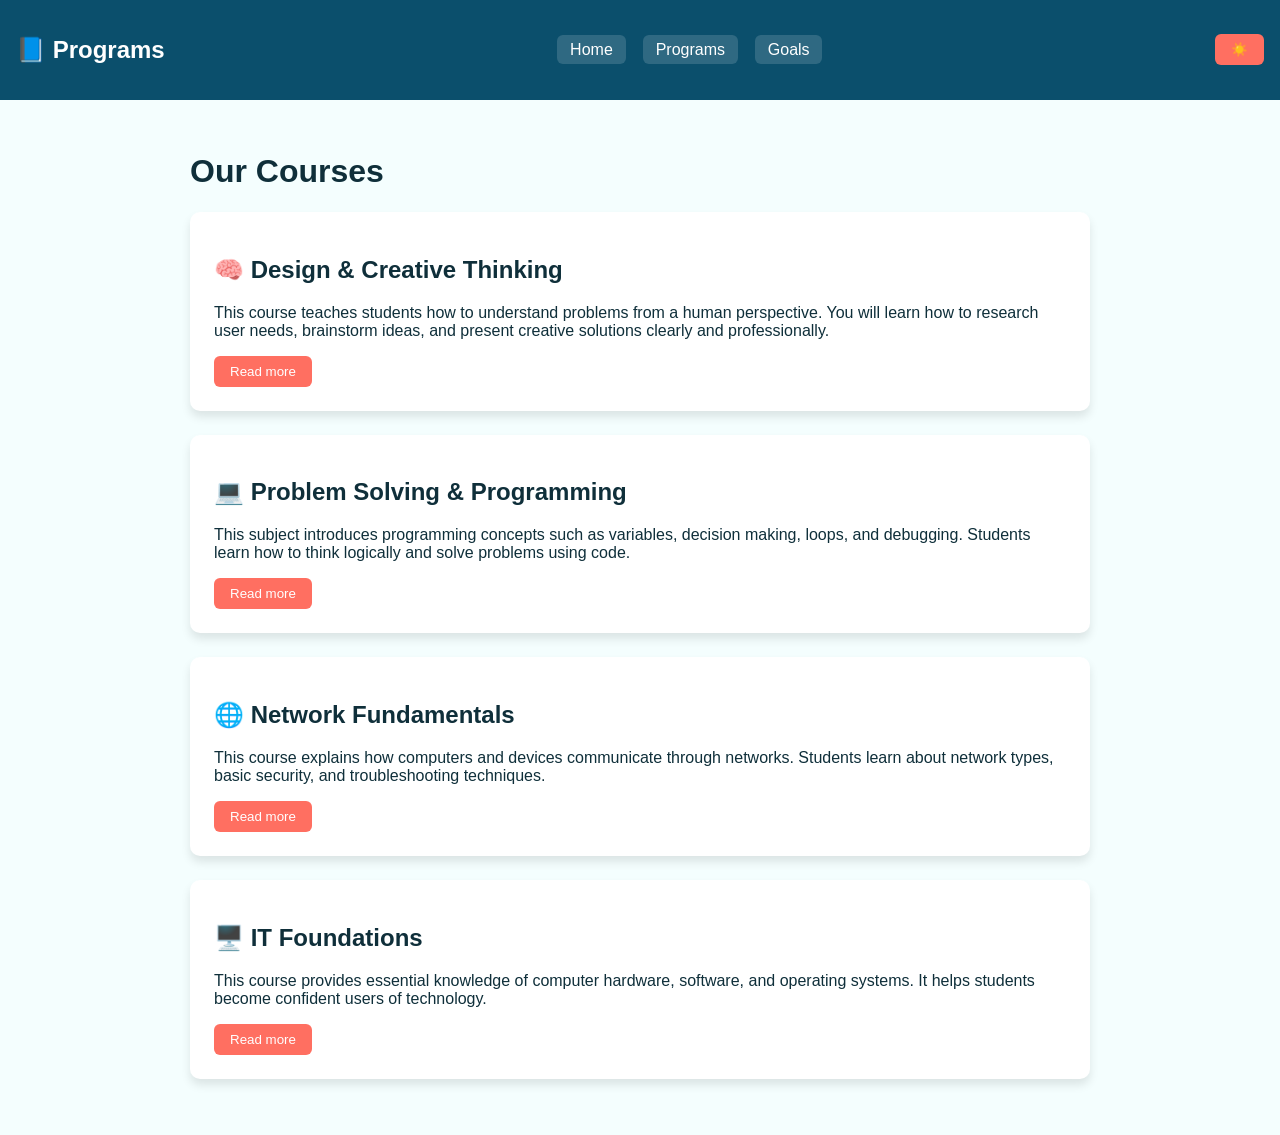
<file: Assingment2/Course.html>
<!DOCTYPE html>
<html lang="en">
<head>
  <meta charset="UTF-8">
  <title>Aurora Programs</title>
  <meta name="viewport" content="width=device-width, initial-scale=1.0">
</head>

<body>

<!-- ===== NAVIGATION ===== -->
<header class="nav">
  <h2>📘 Programs</h2>

  <nav>
    <a href="index.html">Home</a>
    <a href="courses.html">Programs</a>
    <a href="goals.html">Goals</a>
  </nav>

  <button id="themeBtn">☀️</button>
</header>

<!-- ===== MAIN CONTENT ===== -->
<main class="content">
  <h1>Our Courses</h1>

  <section class="course">
    <h2>🧠 Design & Creative Thinking</h2>
    <p>
      This course teaches students how to understand problems from a human
      perspective. You will learn how to research user needs, brainstorm ideas,
      and present creative solutions clearly and professionally.
    </p>
    <p class="extra hidden">
      The course also focuses on teamwork, communication skills, and reflection,
      helping students prepare for real-world project environments.
    </p>
    <button class="readBtn">Read more</button>
  </section>

  <section class="course">
    <h2>💻 Problem Solving & Programming</h2>
    <p>
      This subject introduces programming concepts such as variables, decision
      making, loops, and debugging. Students learn how to think logically and
      solve problems using code.
    </p>
    <p class="extra hidden">
      You will also practice writing clean, efficient programs while building
      confidence in understanding how software works.
    </p>
    <button class="readBtn">Read more</button>
  </section>

  <section class="course">
    <h2>🌐 Network Fundamentals</h2>
    <p>
      This course explains how computers and devices communicate through
      networks. Students learn about network types, basic security, and
      troubleshooting techniques.
    </p>
    <p class="extra hidden">
      Topics include IP addressing, routers, switches, and understanding how
      data travels across the internet.
    </p>
    <button class="readBtn">Read more</button>
  </section>

  <section class="course">
    <h2>🖥️ IT Foundations</h2>
    <p>
      This course provides essential knowledge of computer hardware, software,
      and operating systems. It helps students become confident users of
      technology.
    </p>
    <p class="extra hidden">
      Students also learn about ethical IT use, system maintenance, and basic
      data management concepts.
    </p>
    <button class="readBtn">Read more</button>
  </section>
</main>

<script>
  /* ===== DARK MODE WITH SAVE ===== */
  const themeBtn = document.getElementById("themeBtn");

  // Load saved theme on page load
  if (localStorage.getItem("theme") === "dark") {
    document.body.classList.add("dark");
    themeBtn.textContent = "🌙";
  }

  themeBtn.addEventListener("click", () => {
    document.body.classList.toggle("dark");

    const isDark = document.body.classList.contains("dark");

    themeBtn.textContent = isDark ? "🌙" : "☀️";
    localStorage.setItem("theme", isDark ? "dark" : "light");
  });

  /* ===== READ MORE BUTTONS ===== */
  document.querySelectorAll(".readBtn").forEach(button => {
    button.addEventListener("click", () => {
      const extraText = button.previousElementSibling;
      extraText.classList.toggle("hidden");

      button.textContent =
        extraText.classList.contains("hidden")
          ? "Read more"
          : "Show less";
    });
  });
</script>
<style>
  :root {
    --bg: #f4fefe;
    --text: #0f2f3a;
    --nav: #0b4f6c;
    --card: #ffffff;
    --btn: #ff6f61;
  }

  body.dark {
    --bg: #0b1e24;
    --text: #e8f8fb;
    --nav: #041217;
    --card: #122b33;
  }

  body {
    margin: 0;
    font-family: Arial, sans-serif;
    background: var(--bg);
    color: var(--text);
    transition: 0.3s;
  }

  .nav {
    background: var(--nav);
    color: white;
    padding: 1rem;
    display: flex;
    justify-content: space-between;
    align-items: center;
  }

  .nav a {
    color: white;
    text-decoration: none;
    margin: 0 0.4rem;
    padding: 0.4rem 0.8rem;
    background: rgba(255,255,255,0.15);
    border-radius: 6px;
  }

  button {
    background: var(--btn);
    color: white;
    border: none;
    padding: 0.5rem 1rem;
    border-radius: 6px;
    cursor: pointer;
  }

  .content {
    max-width: 900px;
    margin: auto;
    padding: 2rem;
  }

  .course {
    background: var(--card);
    padding: 1.5rem;
    margin-bottom: 1.5rem;
    border-radius: 10px;
    box-shadow: 0 6px 10px rgba(0,0,0,0.1);
  }

  .hidden {
    display: none;
  }
</style>

</body>
</html>
</file>
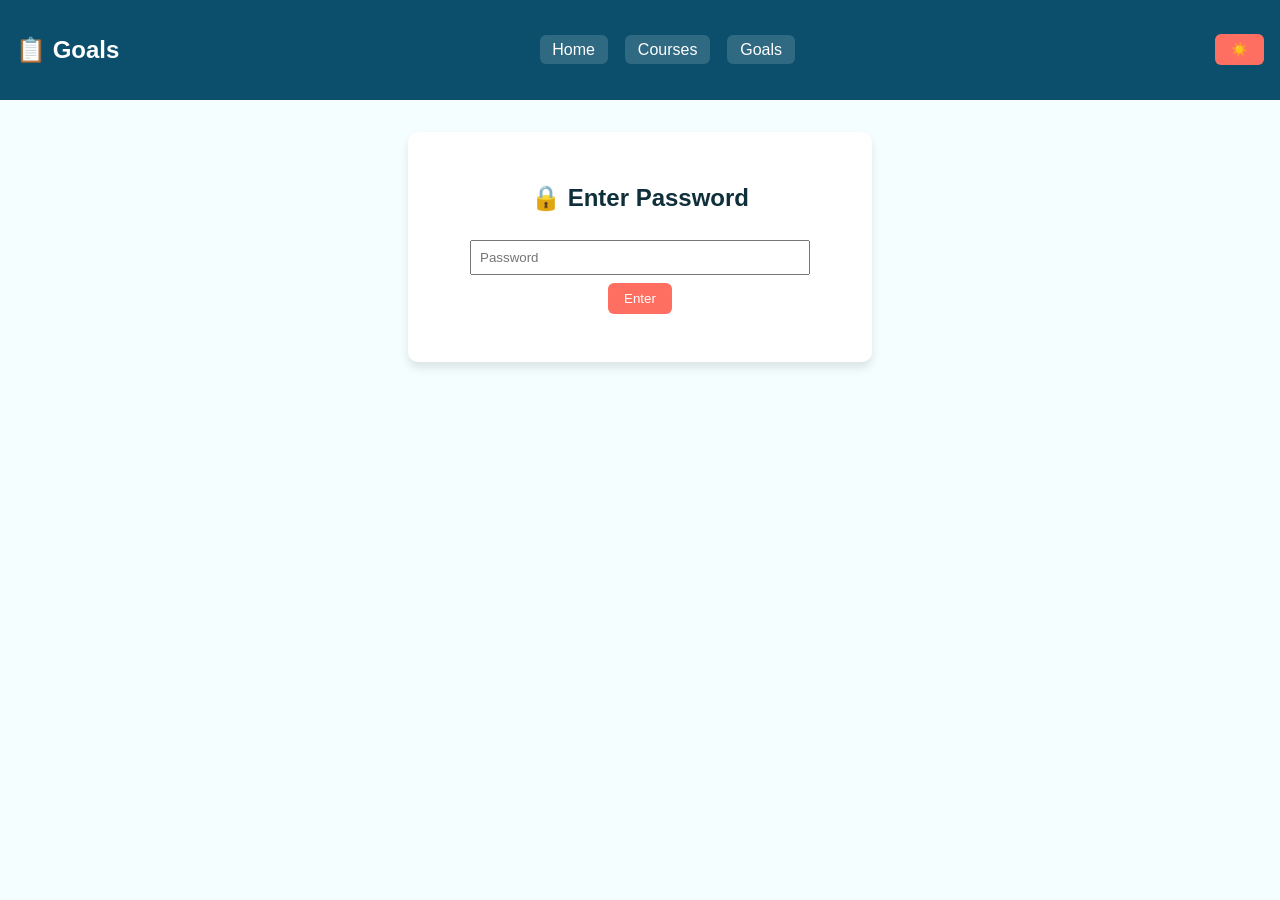
<file: Assingment2/goals.html>
<!DOCTYPE html>
<html lang="en">
<head>
  <meta charset="UTF-8">
  <title>Goals</title>
  <meta name="viewport" content="width=device-width, initial-scale=1.0">
</head>

<body>

<!-- ===== NAV ===== -->
<header class="nav">
  <h2>📋 Goals</h2>

  <nav>
    <a href="index.html">Home</a>
    <a href="courses.html">Courses</a>
    <a href="goals.html">Goals</a>
  </nav>

  <button id="themeBtn">☀️</button>
</header>

<!-- ===== PASSWORD SCREEN ===== -->
<section id="lockScreen" class="card">
  <h2>🔒 Enter Password</h2>
  <input type="password" id="passwordInput" placeholder="Password">
  <button id="unlockBtn">Enter</button>
  <p id="errorMsg"></p>
</section>

<!-- ===== TODO APP ===== -->
<section id="todoApp" class="card hidden">
  <h1>My To-Do List</h1>

  <div class="todo-input">
    <input type="text" id="taskInput" placeholder="Add a new task">
    <button id="addBtn">Add</button>
    <button id="loadBtn">Load</button>
  </div>

  <ul id="taskList"></ul>
</section>

<!-- ===== JAVASCRIPT ===== -->
<script>
  /* ===== THEME (PERSISTENT) ===== */
  const themeBtn = document.getElementById("themeBtn");

  if (localStorage.getItem("theme") === "dark") {
    document.body.classList.add("dark");
    themeBtn.textContent = "🌙";
  }

  themeBtn.addEventListener("click", () => {
    document.body.classList.toggle("dark");
    const isDark = document.body.classList.contains("dark");
    themeBtn.textContent = isDark ? "🌙" : "☀️";
    localStorage.setItem("theme", isDark ? "dark" : "light");
  });

  /* ===== PASSWORD SYSTEM ===== */
  const PASSWORD = "Janakbudha$1234";
  const unlockBtn = document.getElementById("unlockBtn");

  unlockBtn.addEventListener("click", () => {
    const input = document.getElementById("passwordInput").value;
    const error = document.getElementById("errorMsg");

    if (input === PASSWORD) {
      document.getElementById("lockScreen").classList.add("hidden");
      document.getElementById("todoApp").classList.remove("hidden");
    } else {
      error.textContent = "Incorrect password";
      error.style.color = "red";
    }
  });

  /* ===== TODO LIST ===== */
  const addBtn = document.getElementById("addBtn");
  const loadBtn = document.getElementById("loadBtn");
  const taskInput = document.getElementById("taskInput");
  const taskList = document.getElementById("taskList");

  function saveTasks() {
    const tasks = [];
    taskList.querySelectorAll("li span").forEach(span => {
      tasks.push(span.textContent);
    });
    localStorage.setItem("tasks", JSON.stringify(tasks));
  }

  function createTask(text) {
    const li = document.createElement("li");

    const span = document.createElement("span");
    span.textContent = text;

    const delBtn = document.createElement("button");
    delBtn.textContent = "Delete";

    delBtn.addEventListener("click", () => {
      li.remove();
      saveTasks();
    });

    li.appendChild(span);
    li.appendChild(delBtn);
    taskList.appendChild(li);
  }

  addBtn.addEventListener("click", () => {
    const text = taskInput.value.trim();
    if (!text) return;

    createTask(text);
    saveTasks();
    taskInput.value = "";
  });

  loadBtn.addEventListener("click", () => {
    taskList.innerHTML = "";
    const saved = JSON.parse(localStorage.getItem("tasks")) || [];
    saved.forEach(task => createTask(task));
  });
</script>

<!-- ===== CSS (AT END) ===== -->
<style>
  :root {
    --bg: #f4fefe;
    --text: #0f2f3a;
    --nav: #0b4f6c;
    --card: #ffffff;
    --btn: #ff6f61;
  }

  body.dark {
    --bg: #0b1e24;
    --text: #e8f8fb;
    --nav: #041217;
    --card: #122b33;
  }

  body {
    margin: 0;
    font-family: Arial, sans-serif;
    background: var(--bg);
    color: var(--text);
    transition: 0.3s;
  }

  .nav {
    background: var(--nav);
    color: white;
    padding: 1rem;
    display: flex;
    justify-content: space-between;
    align-items: center;
  }

  .nav a {
    color: white;
    text-decoration: none;
    margin: 0 0.4rem;
    padding: 0.4rem 0.8rem;
    background: rgba(255,255,255,0.15);
    border-radius: 6px;
  }

  button {
    background: var(--btn);
    color: white;
    border: none;
    padding: 0.5rem 1rem;
    border-radius: 6px;
    cursor: pointer;
  }

  .card {
    max-width: 400px;
    margin: 2rem auto;
    padding: 2rem;
    background: var(--card);
    border-radius: 10px;
    text-align: center;
    box-shadow: 0 6px 10px rgba(0,0,0,0.1);
  }

  input {
    width: 80%;
    padding: 0.5rem;
    margin: 0.5rem 0;
  }

  ul {
    list-style: none;
    padding: 0;
  }

  li {
    background: rgba(0,0,0,0.05);
    padding: 0.6rem;
    margin: 0.5rem 0;
    border-radius: 6px;
    display: flex;
    justify-content: space-between;
    align-items: center;
  }

  .hidden {
    display: none;
  }
</style>

</body>
</html>
</file>
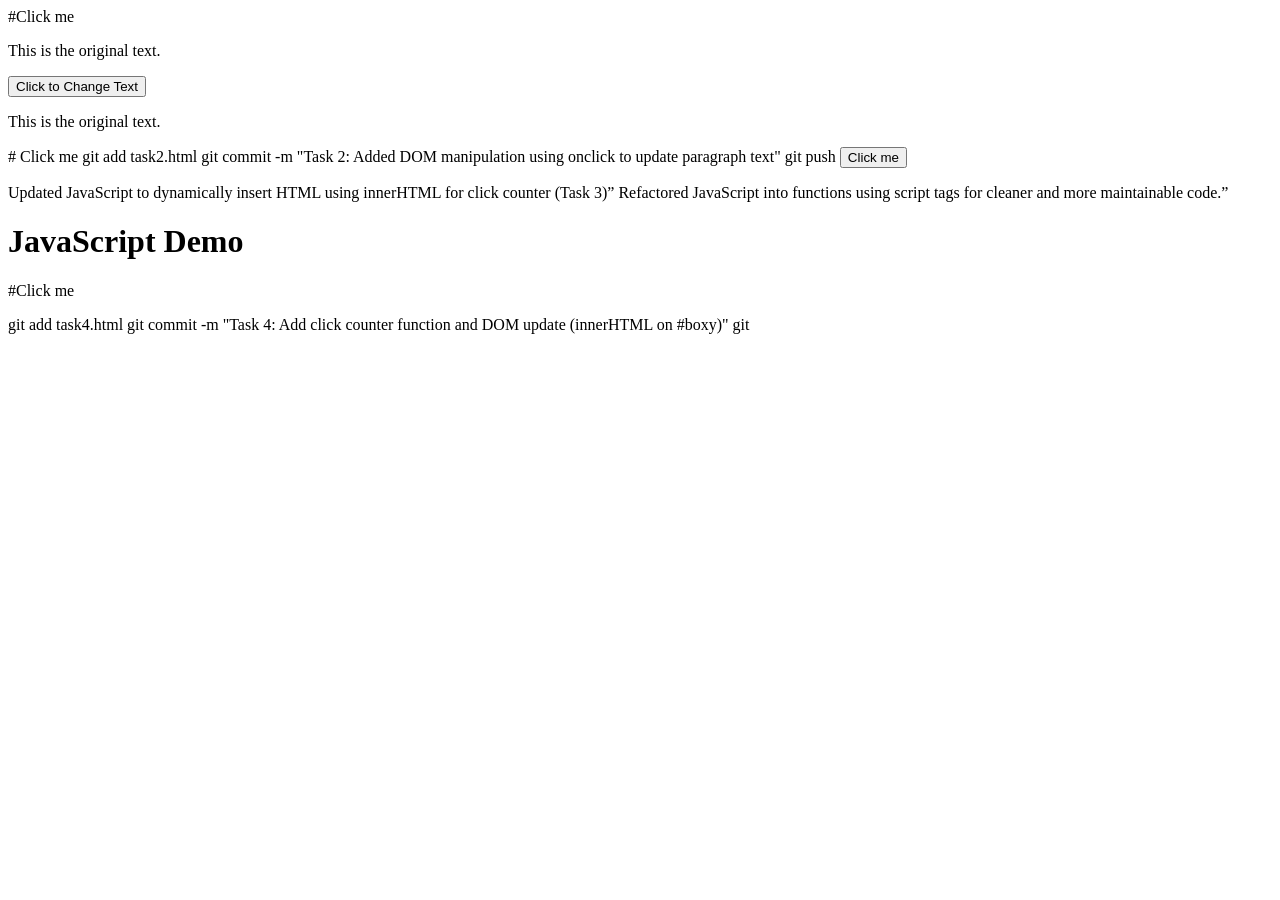
<file: week10/week10.html>
<!DOCTYPE html>
<html<html>
<head>
    <title>Task 1</title>
</head>
<body>
    #Click me</a>
</body>



<!DOCTYPE html>
<html>
<head>
    <title>Using the DOM</title>
</head>
<body>
    <p id="box">This is the original text.</p>
    <button onclick="changeText()">Click to Change Text</button>

    <script>
        function changeText() {
            document.getElementById('box').innerHTML = 'The text has been changed!';
        }
    </script>
</</body>


<!DOCTYPE html>
<html>
<head>
    <title>Task 2</title>
</head>
<body>
    <p id="box">This is the original text.</p>
    #
        Click me
    </a>
</body>
</html>

git add task2.html
git commit -m "Task 2: Added DOM manipulation using onclick to update paragraph text"
git push


<button onclick="countClicks()">Click me</button>
<ul id="output"></ul>

<script>
let count = 0;

function countClicks() {
    count++;
    document.getElementById("output").innerHTML =
        "<li>The link was pressed " + count + " times.</li>";
}
</script>
Updated JavaScript to dynamically insert HTML using innerHTML for click counter (Task 3)”


Refactored JavaScript into functions using script tags for cleaner and more maintainable code.”



<!DOCTYPE html>
<html>
<head>
    <title>Week 11</title>

    <script>
        // Initialize counter when the page loads
        let counter = 0;

        // Function to count clicks and update the DOM
        function countClicks() {
            counter = counter + 1;
            var output = 'The link was pressed ' + counter + ' times.';
            var element = document.getElementById('boxy');
            element.innerHTML = output;
        }
    </script>
</head>
<body>
    <h1>JavaScript Demo</h1>
    #Click me</a>
    <p id="boxy"></p>
</body>
</html>

git add task4.html
git commit -m "Task 4: Add click counter function and DOM update (innerHTML on #boxy)"
git
</file>
